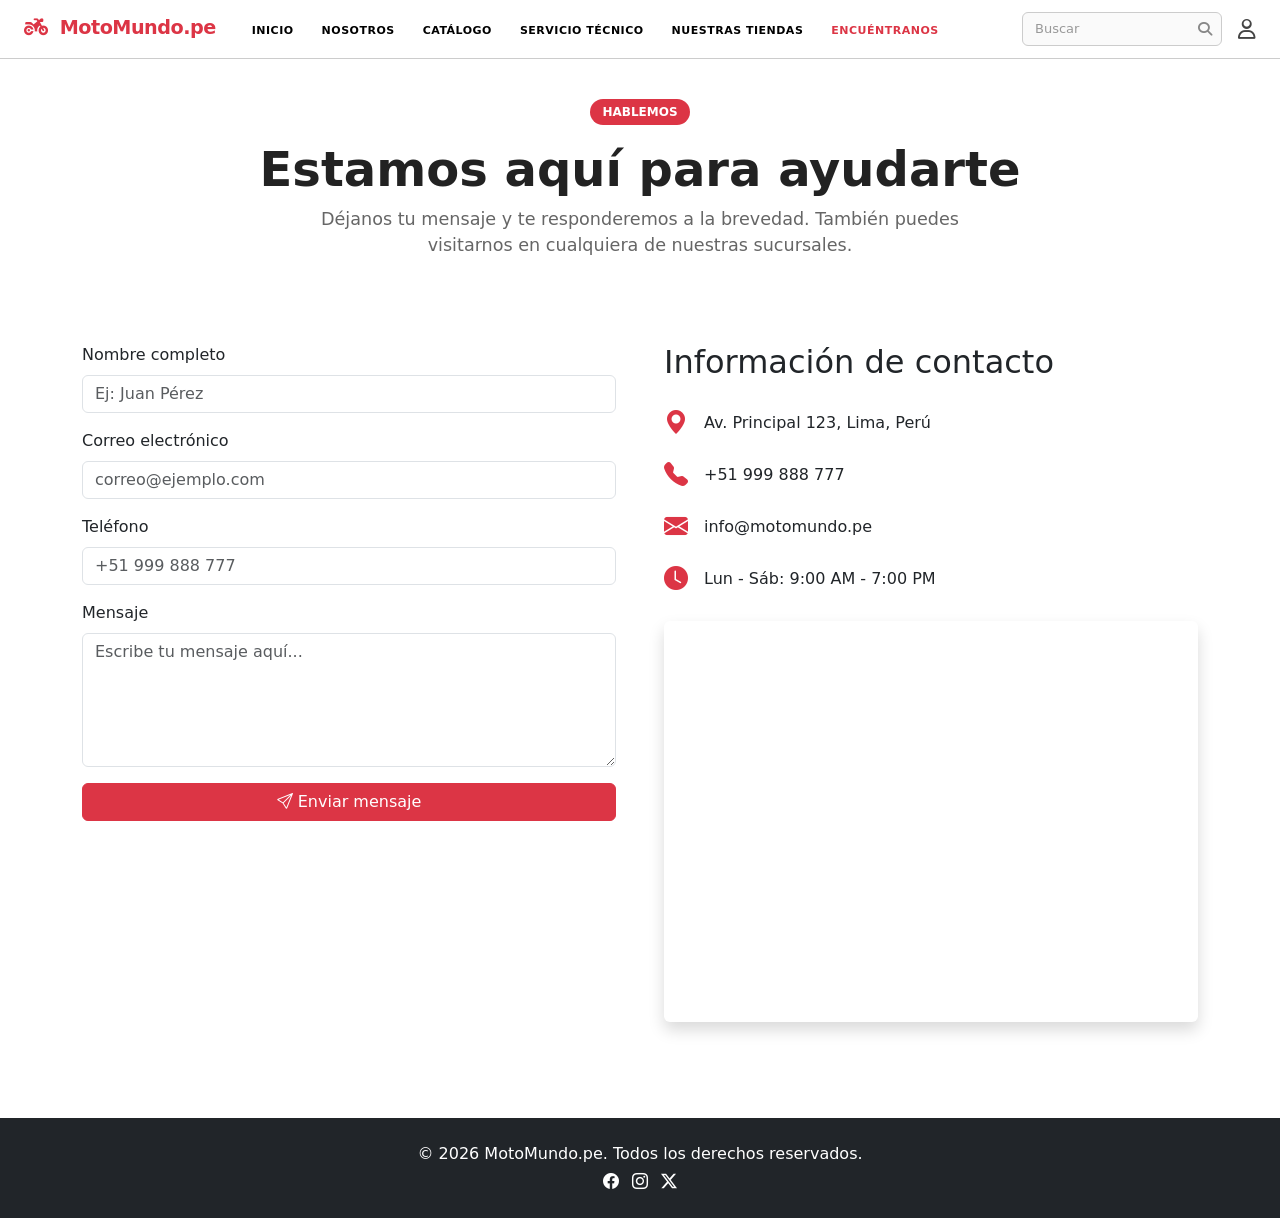
<file: contacto.html>
<!DOCTYPE html>
<html lang="es">
<head>
  <meta charset="UTF-8">
  <meta name="viewport" content="width=device-width, initial-scale=1.0">
  <title>Contacto - MotoMundo.pe</title>
  <link href="https://cdn.jsdelivr.net/npm/bootstrap@5.3.3/dist/css/bootstrap.min.css" rel="stylesheet">
  <link rel="stylesheet" href="https://cdn.jsdelivr.net/npm/bootstrap-icons@1.11.3/font/bootstrap-icons.min.css">
  <link rel="stylesheet" href="https://cdnjs.cloudflare.com/ajax/libs/font-awesome/6.5.1/css/all.min.css">
  <link rel="stylesheet" href="css/styles.css">
  <style>
    .contact-hero {
      background: #fff;
      padding: 40px 0 20px;
      color: #222;
    }

    .contact-hero h1 {
      font-size: clamp(2rem, 4vw, 3rem);
      font-weight: 700;
    }

    .contact-hero .lead {
      color: #666;
      font-size: 1.1rem;
    }

    .badge-contact {
      background: #dc3545;
      color: #fff;
      font-size: 0.75rem;
      font-weight: 700;
      padding: 4px 12px;
      border-radius: 20px;
      text-transform: uppercase;
    }
  </style>
</head>
<body>

  <header>
    <div class="nav-left">
      <button class="menu-toggle" id="menuToggle" aria-label="Abrir menú">
        <i class="fa-solid fa-bars"></i>
      </button>
      <a class="header-brand" href="index.html">
        <i class="fa-solid fa-motorcycle"></i> MotoMundo.pe
      </a>
      <nav class="main-nav" id="mainNav">
        <ul>
          <li><a href="index.html">Inicio</a></li>
          <li><a href="nosotros.html">Nosotros</a></li>
          <li><a href="catalogo.html">Catálogo</a></li>
          <li><a href="servicio.html">Servicio Técnico</a></li>
          <li><a href="tiendas.html">Nuestras Tiendas</a></li>
          <li><a href="contacto.html" class="active">Encuéntranos</a></li>
        </ul>
      </nav>
    </div>
    <div class="nav-right">
      <div class="search-container">
        <input type="text" placeholder="Buscar" id="searchInput">
        <i class="fa-solid fa-magnifying-glass"></i>
      </div>
      <a href="#" class="user-icon" aria-label="Perfil">
        <i class="fa-regular fa-user"></i>
      </a>
    </div>
    <div class="mobile-overlay" id="mobileOverlay"></div>
  </header>

  <section class="contact-hero text-center">
    <div class="container">
      <span class="badge-contact mb-3 d-inline-block">Hablemos</span>
      <h1>Estamos aquí para ayudarte</h1>
      <p class="lead mx-auto" style="max-width: 650px;">Déjanos tu mensaje y te responderemos a la brevedad. También puedes visitarnos en cualquiera de nuestras sucursales.</p>
    </div>
  </section>

  <main class="container py-5">
    <div class="row g-5">
      <div class="col-md-6">
        <form id="form-contacto" novalidate>
          <div class="mb-3">
            <label for="nombre" class="form-label">Nombre completo</label>
            <input type="text" class="form-control" id="nombre" required minlength="3"
              placeholder="Ej: Juan Pérez">
            <div class="invalid-feedback">Ingresa al menos 3 caracteres.</div>
          </div>
          <div class="mb-3">
            <label for="email" class="form-label">Correo electrónico</label>
            <input type="email" class="form-control" id="email" required
              placeholder="correo@ejemplo.com">
            <div class="invalid-feedback">Ingresa un correo válido.</div>
          </div>
          <div class="mb-3">
            <label for="telefono" class="form-label">Teléfono</label>
            <input type="tel" class="form-control" id="telefono"
              placeholder="+51 999 888 777">
          </div>
          <div class="mb-3">
            <label for="mensaje" class="form-label">Mensaje</label>
            <textarea class="form-control" id="mensaje" rows="5" required minlength="10"
              placeholder="Escribe tu mensaje aquí..."></textarea>
            <div class="invalid-feedback">El mensaje debe tener al menos 10 caracteres.</div>
          </div>
          <div id="form-alert" class="alert d-none"></div>
          <button type="submit" class="btn btn-danger w-100" id="btn-enviar">
            <i class="bi bi-send"></i> Enviar mensaje
          </button>
        </form>
      </div>
      <div class="col-md-6">
        <section aria-label="Información de contacto">
          <h2 class="mb-4">Información de contacto</h2>
          <div class="d-flex align-items-center mb-3">
            <i class="bi bi-geo-alt-fill text-danger fs-4 me-3" aria-hidden="true"></i>
            <span>Av. Principal 123, Lima, Perú</span>
          </div>
          <div class="d-flex align-items-center mb-3">
            <i class="bi bi-telephone-fill text-danger fs-4 me-3" aria-hidden="true"></i>
            <span>+51 999 888 777</span>
          </div>
          <div class="d-flex align-items-center mb-3">
            <i class="bi bi-envelope-fill text-danger fs-4 me-3" aria-hidden="true"></i>
            <span>info@motomundo.pe</span>
          </div>
          <div class="d-flex align-items-center mb-4">
            <i class="bi bi-clock-fill text-danger fs-4 me-3" aria-hidden="true"></i>
            <span>Lun - Sáb: 9:00 AM - 7:00 PM</span>
          </div>
          <div class="ratio ratio-4x3 rounded overflow-hidden shadow">
            <iframe
              src="https://www.google.com/maps/embed?pb=!1m18!1m12!1m3!1d3901.123456789!2d-77.0428!3d-12.0464!2m3!1f0!2f0!3f0!3m2!1i1024!2i768!4f13.1!3m3!1m2!1s0x9105c8c3f042b345%3A0x1b0e5b2b8c1e5c7f!2sLima%2C%20Peru!5e0!3m2!1ses!2spe!4v1"
              title="Mapa de ubicación" allowfullscreen loading="lazy"></iframe>
          </div>
        </section>
      </div>
    </div>
  </main>

  <footer class="bg-dark text-white text-center py-4 mt-5">
    <div class="container">
      <p class="mb-1">&copy; 2026 MotoMundo.pe. Todos los derechos reservados.</p>
      <p class="mb-0">
        <a href="#" class="text-white me-2" aria-label="Facebook"><i class="bi bi-facebook"></i></a>
        <a href="#" class="text-white me-2" aria-label="Instagram"><i class="bi bi-instagram"></i></a>
        <a href="#" class="text-white" aria-label="Twitter X"><i class="bi bi-twitter-x"></i></a>
      </p>
    </div>
  </footer>

  <script src="https://cdn.jsdelivr.net/npm/bootstrap@5.3.3/dist/js/bootstrap.bundle.min.js"></script>
  <script>
    const menuToggle = document.getElementById("menuToggle");
    const mainNav = document.getElementById("mainNav");
    const overlay = document.getElementById("mobileOverlay");

    function openMenu() {
      mainNav.classList.add("open");
      overlay.classList.add("show");
      document.body.style.overflow = "hidden";
    }

    function closeMenu() {
      mainNav.classList.remove("open");
      overlay.classList.remove("show");
      document.body.style.overflow = "";
    }

    menuToggle.addEventListener("click", openMenu);
    overlay.addEventListener("click", closeMenu);

    document.querySelectorAll(".main-nav a").forEach(link => {
      link.addEventListener("click", closeMenu);
    });
  </script>
  <script>
    const form = document.getElementById("form-contacto");
    const alertEl = document.getElementById("form-alert");

    form.addEventListener("submit", function (e) {
      e.preventDefault();
      alertEl.classList.add("d-none");

      if (!form.checkValidity()) {
        form.classList.add("was-validated");
        return;
      }

      const nombre = document.getElementById("nombre").value.trim();
      const email = document.getElementById("email").value.trim();
      const telefono = document.getElementById("telefono").value.trim();
      const mensaje = document.getElementById("mensaje").value.trim();

      alertEl.className = "alert alert-success";
      alertEl.innerHTML = `<i class="bi bi-check-circle"></i> ¡Gracias <strong>${nombre}</strong>! Hemos recibido tu mensaje. Te responderemos a <strong>${email}</strong> a la brevedad.`;
      alertEl.classList.remove("d-none");

      form.reset();
      form.classList.remove("was-validated");
    });
  </script>
</body>
</html>
</file>
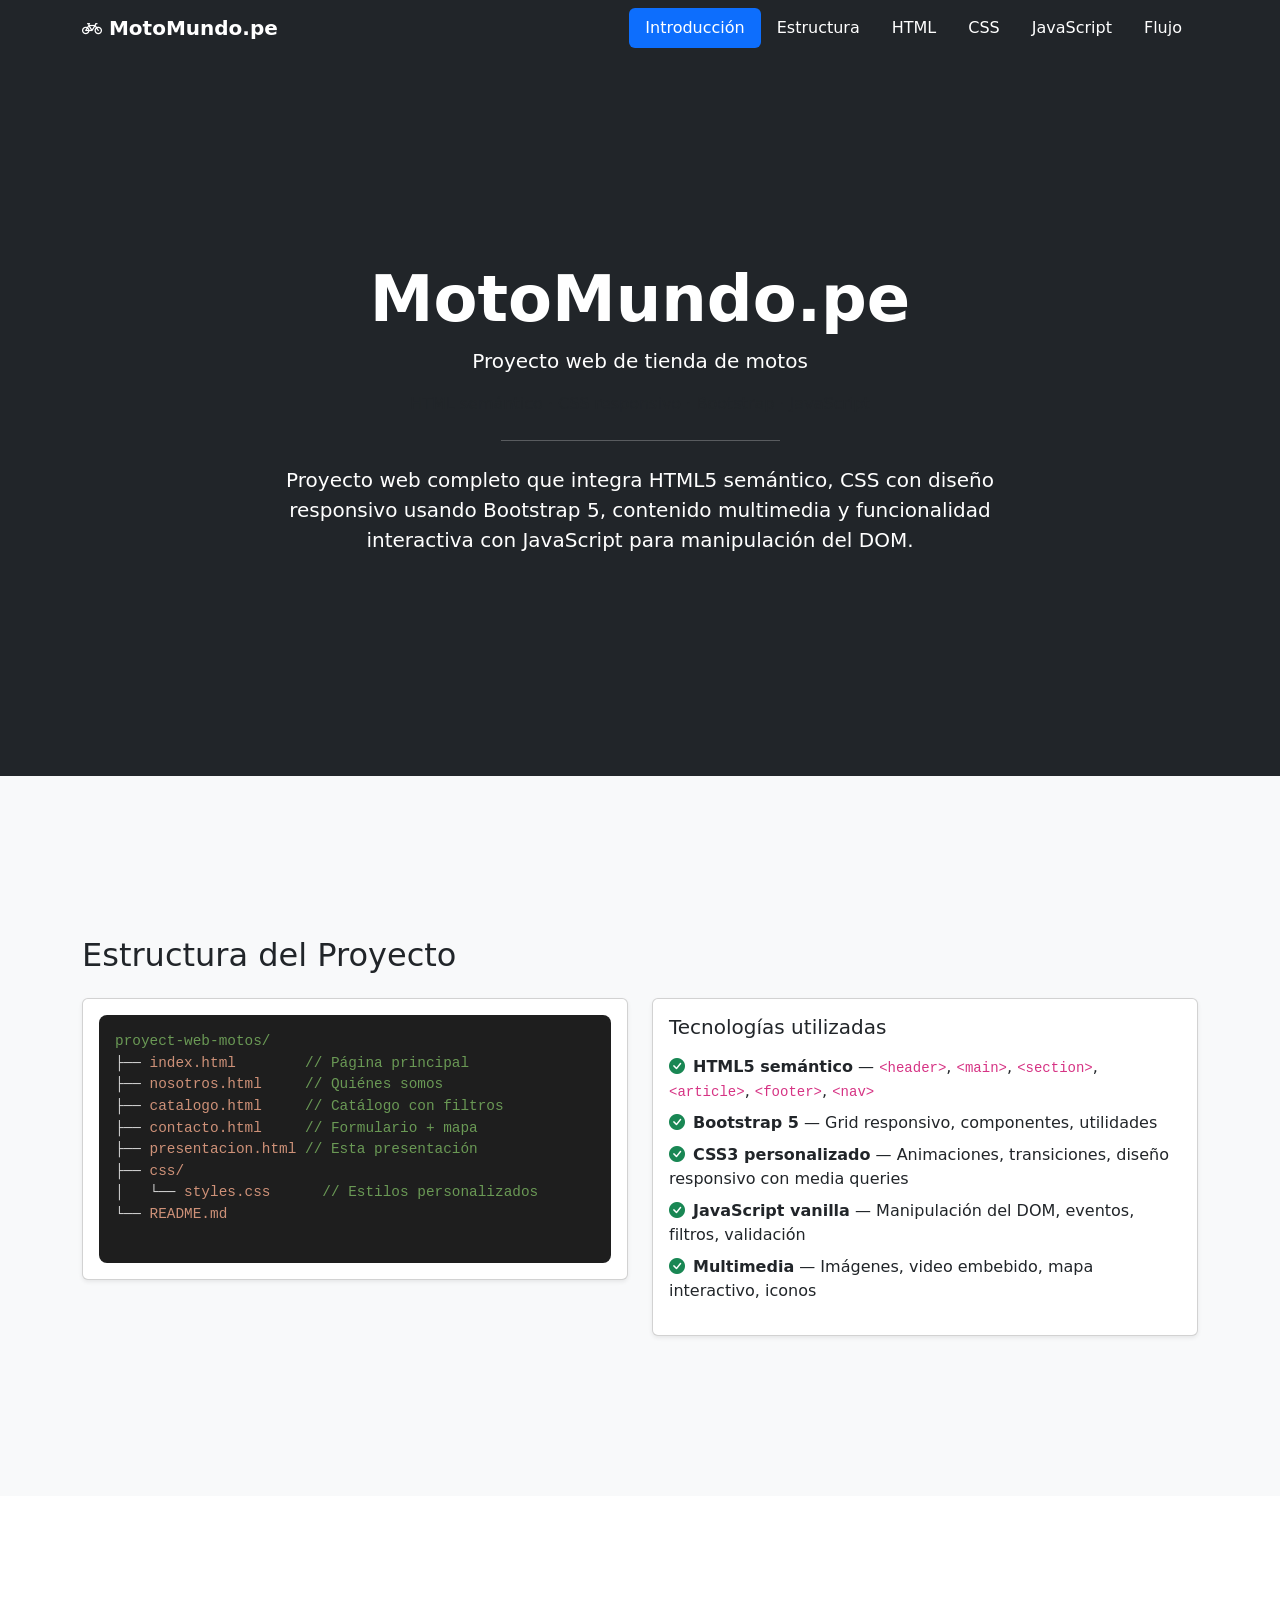
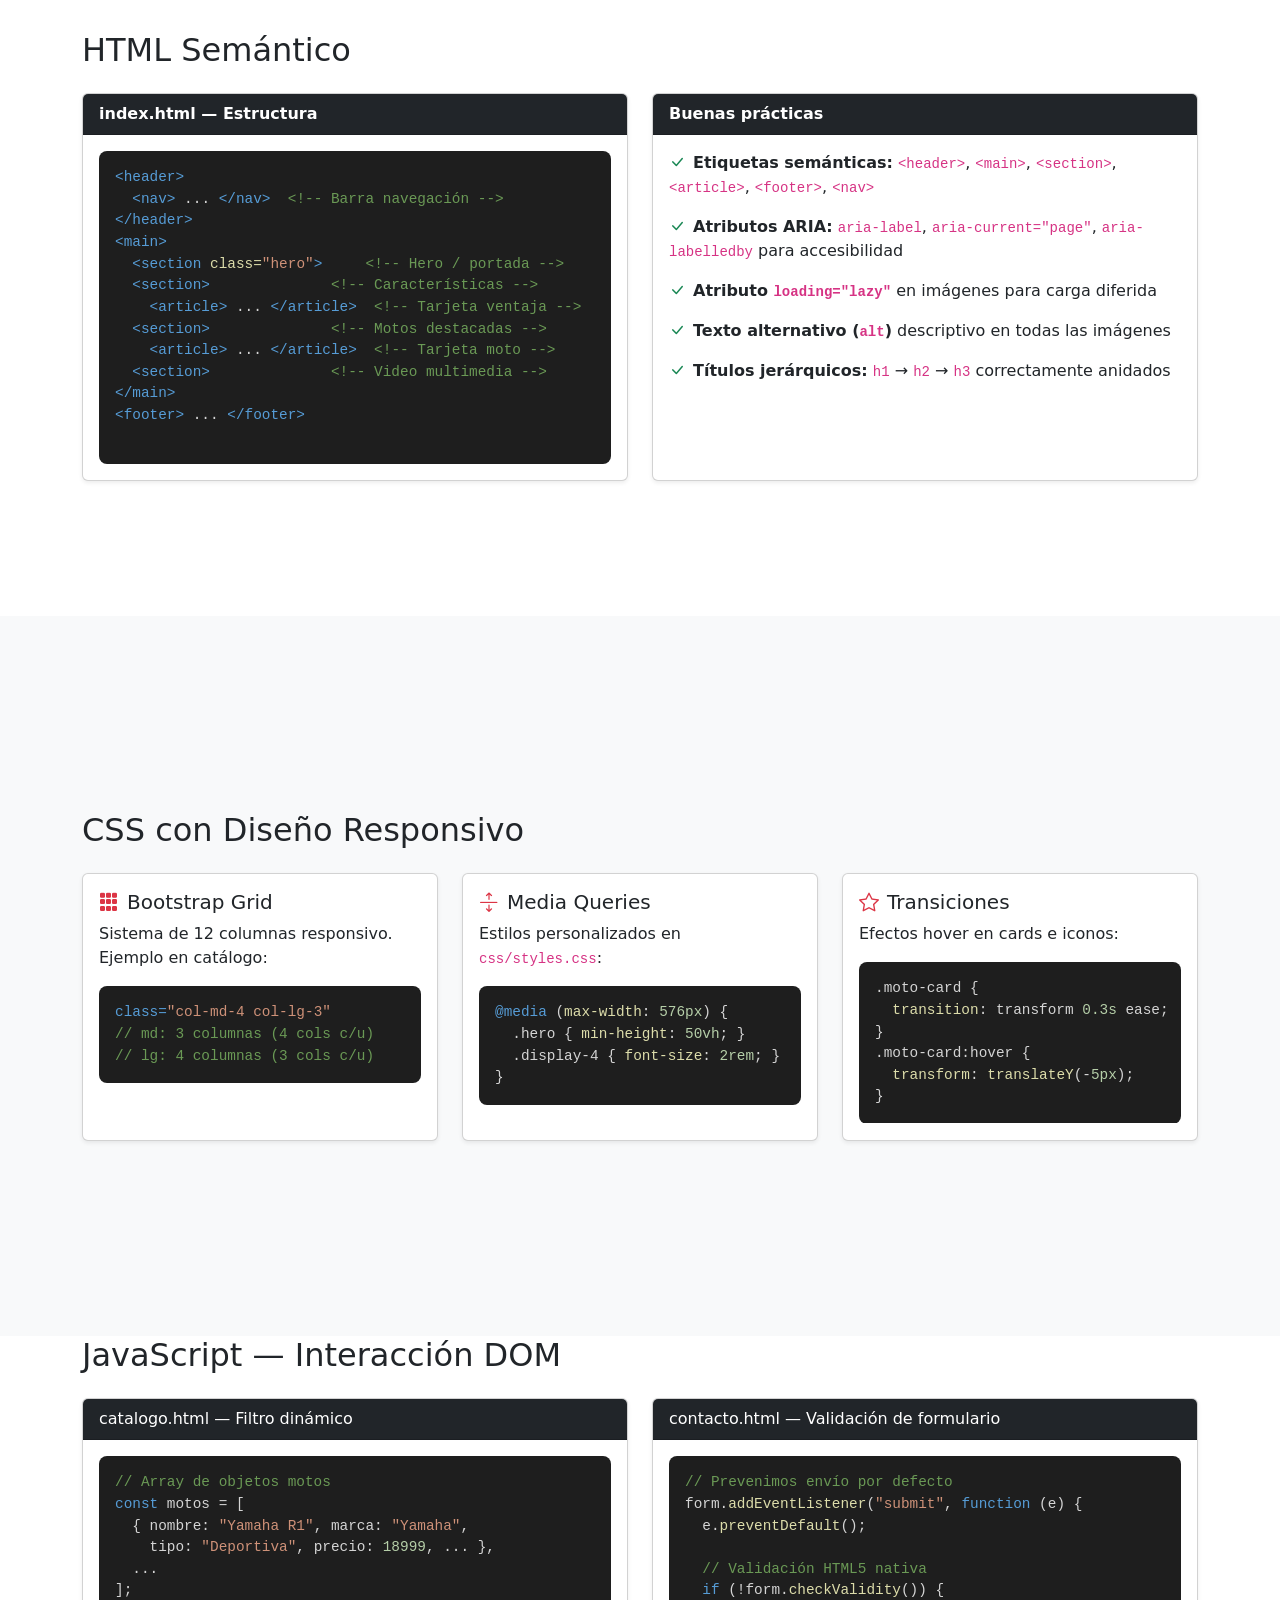
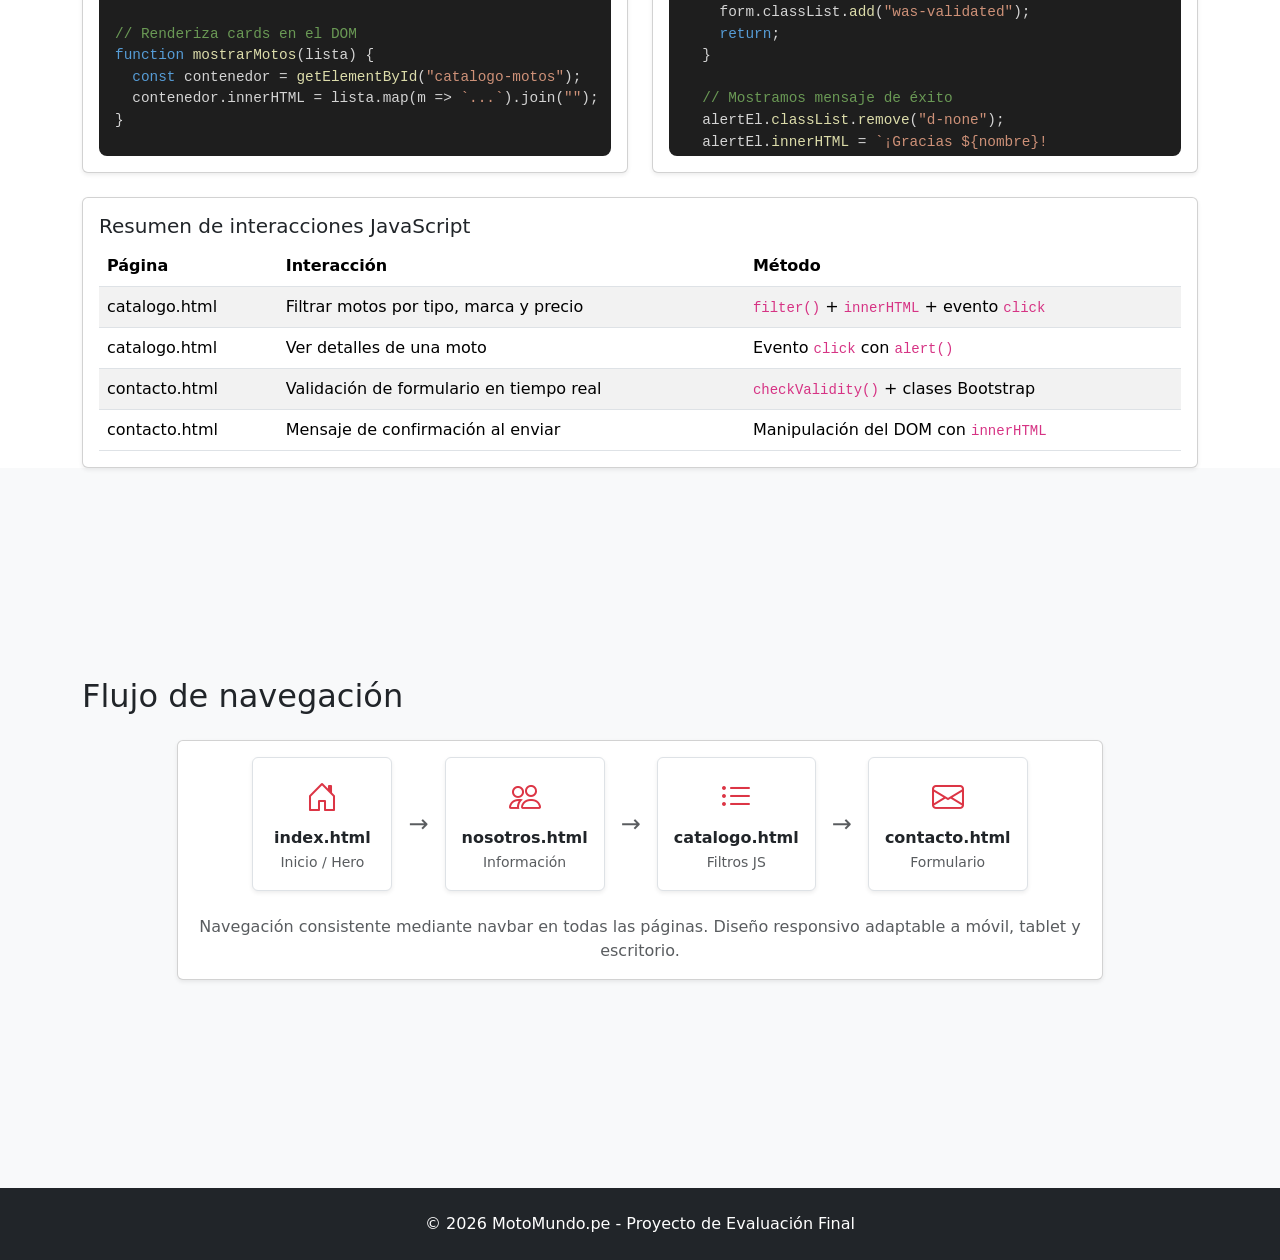
<file: presentacion.html>
<!DOCTYPE html>
<html lang="es">
<head>
  <meta charset="UTF-8">
  <meta name="viewport" content="width=device-width, initial-scale=1.0">
  <title>Presentación - MotoMundo.pe</title>
  <link href="https://cdn.jsdelivr.net/npm/bootstrap@5.3.3/dist/css/bootstrap.min.css" rel="stylesheet">
  <link rel="stylesheet" href="https://cdn.jsdelivr.net/npm/bootstrap-icons@1.11.3/font/bootstrap-icons.min.css">
  <link rel="stylesheet" href="css/styles.css">
  <style>
    .slide {
      min-height: 80vh;
      display: flex;
      align-items: center;
    }
    .code-block {
      background: #1e1e1e;
      color: #d4d4d4;
      border-radius: 8px;
      padding: 1rem;
      overflow-x: auto;
      font-size: 0.9rem;
    }
    .code-block .kw { color: #569cd6; }
    .code-block .str { color: #ce9178; }
    .code-block .cm { color: #6a9955; }
    .code-block .fn { color: #dcdcaa; }
    .code-block .num { color: #b5cea8; }
  </style>
</head>
<body data-bs-spy="scroll" data-bs-target="#nav-presentacion">

  <nav id="nav-presentacion" class="navbar navbar-dark bg-dark sticky-top">
    <div class="container">
      <a class="navbar-brand fw-bold" href="index.html">
        <i class="bi bi-bicycle"></i> MotoMundo.pe
      </a>
      <ul class="nav nav-pills">
        <li class="nav-item"><a class="nav-link text-white" href="#intro">Introducción</a></li>
        <li class="nav-item"><a class="nav-link text-white" href="#estructura">Estructura</a></li>
        <li class="nav-item"><a class="nav-link text-white" href="#html">HTML</a></li>
        <li class="nav-item"><a class="nav-link text-white" href="#css">CSS</a></li>
        <li class="nav-item"><a class="nav-link text-white" href="#js">JavaScript</a></li>
        <li class="nav-item"><a class="nav-link text-white" href="#flujo">Flujo</a></li>
      </ul>
    </div>
  </nav>

  <main>
    <section id="intro" class="slide bg-dark text-white">
      <div class="container text-center">
        <h1 class="display-3 fw-bold">MotoMundo.pe</h1>
        <p class="lead">Proyecto web de tienda de motos</p>
        <p class="text-muted">HTML semántico · CSS responsivo · Bootstrap · JavaScript</p>
        <hr class="w-25 mx-auto my-4">
        <div class="row justify-content-center">
          <div class="col-lg-8">
            <p class="fs-5">Proyecto web completo que integra HTML5 semántico, CSS con diseño responsivo usando Bootstrap 5, contenido multimedia y funcionalidad interactiva con JavaScript para manipulación del DOM.</p>
          </div>
        </div>
      </div>
    </section>

    <section id="estructura" class="slide bg-light">
      <div class="container">
        <h2 class="mb-4">Estructura del Proyecto</h2>
        <div class="row g-4">
          <div class="col-md-6">
            <div class="card shadow-sm">
              <div class="card-body">
                <pre class="code-block mb-0">
<span class="cm">proyect-web-motos/</span>
├── <span class="str">index.html</span>        <span class="cm">// Página principal</span>
├── <span class="str">nosotros.html</span>     <span class="cm">// Quiénes somos</span>
├── <span class="str">catalogo.html</span>     <span class="cm">// Catálogo con filtros</span>
├── <span class="str">contacto.html</span>     <span class="cm">// Formulario + mapa</span>
├── <span class="str">presentacion.html</span> <span class="cm">// Esta presentación</span>
├── <span class="str">css/</span>
│   └── <span class="str">styles.css</span>      <span class="cm">// Estilos personalizados</span>
└── <span class="str">README.md</span>
                </pre>
              </div>
            </div>
          </div>
          <div class="col-md-6">
            <div class="card shadow-sm h-100">
              <div class="card-body">
                <h5 class="card-title">Tecnologías utilizadas</h5>
                <ul class="list-unstyled mt-3">
                  <li class="mb-2"><i class="bi bi-check-circle-fill text-success me-2"></i><strong>HTML5 semántico</strong> — <code>&lt;header&gt;</code>, <code>&lt;main&gt;</code>, <code>&lt;section&gt;</code>, <code>&lt;article&gt;</code>, <code>&lt;footer&gt;</code>, <code>&lt;nav&gt;</code></li>
                  <li class="mb-2"><i class="bi bi-check-circle-fill text-success me-2"></i><strong>Bootstrap 5</strong> — Grid responsivo, componentes, utilidades</li>
                  <li class="mb-2"><i class="bi bi-check-circle-fill text-success me-2"></i><strong>CSS3 personalizado</strong> — Animaciones, transiciones, diseño responsivo con media queries</li>
                  <li class="mb-2"><i class="bi bi-check-circle-fill text-success me-2"></i><strong>JavaScript vanilla</strong> — Manipulación del DOM, eventos, filtros, validación</li>
                  <li class="mb-2"><i class="bi bi-check-circle-fill text-success me-2"></i><strong>Multimedia</strong> — Imágenes, video embebido, mapa interactivo, iconos</li>
                </ul>
              </div>
            </div>
          </div>
        </div>
      </div>
    </section>

    <section id="html" class="slide">
      <div class="container">
        <h2 class="mb-4">HTML Semántico</h2>
        <div class="row g-4">
          <div class="col-md-6">
            <div class="card shadow-sm h-100">
              <div class="card-header bg-dark text-white fw-bold">index.html — Estructura</div>
              <div class="card-body">
                <pre class="code-block mb-0">
<span class="kw">&lt;header&gt;</span>
  <span class="kw">&lt;nav&gt;</span> ... <span class="kw">&lt;/nav&gt;</span>  <span class="cm">&lt;!-- Barra navegación --&gt;</span>
<span class="kw">&lt;/header&gt;</span>
<span class="kw">&lt;main&gt;</span>
  <span class="kw">&lt;section</span> <span class="fn">class=</span><span class="str">"hero"</span><span class="kw">&gt;</span>     <span class="cm">&lt;!-- Hero / portada --&gt;</span>
  <span class="kw">&lt;section&gt;</span>              <span class="cm">&lt;!-- Características --&gt;</span>
    <span class="kw">&lt;article&gt;</span> ... <span class="kw">&lt;/article&gt;</span>  <span class="cm">&lt;!-- Tarjeta ventaja --&gt;</span>
  <span class="kw">&lt;section&gt;</span>              <span class="cm">&lt;!-- Motos destacadas --&gt;</span>
    <span class="kw">&lt;article&gt;</span> ... <span class="kw">&lt;/article&gt;</span>  <span class="cm">&lt;!-- Tarjeta moto --&gt;</span>
  <span class="kw">&lt;section&gt;</span>              <span class="cm">&lt;!-- Video multimedia --&gt;</span>
<span class="kw">&lt;/main&gt;</span>
<span class="kw">&lt;footer&gt;</span> ... <span class="kw">&lt;/footer&gt;</span>
                </pre>
              </div>
            </div>
          </div>
          <div class="col-md-6">
            <div class="card shadow-sm h-100">
              <div class="card-header bg-dark text-white fw-bold">Buenas prácticas</div>
              <div class="card-body">
                <ul class="list-unstyled">
                  <li class="mb-3"><i class="bi bi-check-lg text-success me-2"></i><strong>Etiquetas semánticas:</strong> <code>&lt;header&gt;</code>, <code>&lt;main&gt;</code>, <code>&lt;section&gt;</code>, <code>&lt;article&gt;</code>, <code>&lt;footer&gt;</code>, <code>&lt;nav&gt;</code></li>
                  <li class="mb-3"><i class="bi bi-check-lg text-success me-2"></i><strong>Atributos ARIA:</strong> <code>aria-label</code>, <code>aria-current="page"</code>, <code>aria-labelledby</code> para accesibilidad</li>
                  <li class="mb-3"><i class="bi bi-check-lg text-success me-2"></i><strong>Atributo <code>loading="lazy"</code></strong> en imágenes para carga diferida</li>
                  <li class="mb-3"><i class="bi bi-check-lg text-success me-2"></i><strong>Texto alternativo (<code>alt</code>)</strong> descriptivo en todas las imágenes</li>
                  <li class="mb-3"><i class="bi bi-check-lg text-success me-2"></i><strong>Títulos jerárquicos:</strong> <code>h1</code> → <code>h2</code> → <code>h3</code> correctamente anidados</li>
                </ul>
              </div>
            </div>
          </div>
        </div>
      </div>
    </section>

    <section id="css" class="slide bg-light">
      <div class="container">
        <h2 class="mb-4">CSS con Diseño Responsivo</h2>
        <div class="row g-4">
          <div class="col-md-4">
            <div class="card shadow-sm h-100">
              <div class="card-body">
                <h5 class="card-title"><i class="bi bi-grid-3x3-gap-fill text-danger me-2"></i>Bootstrap Grid</h5>
                <p>Sistema de 12 columnas responsivo. Ejemplo en catálogo:</p>
                <pre class="code-block mb-0"><span class="kw">class=</span><span class="str">"col-md-4 col-lg-3"</span>
<span class="cm">// md: 3 columnas (4 cols c/u)</span>
<span class="cm">// lg: 4 columnas (3 cols c/u)</span></pre>
              </div>
            </div>
          </div>
          <div class="col-md-4">
            <div class="card shadow-sm h-100">
              <div class="card-body">
                <h5 class="card-title"><i class="bi bi-arrows-expand text-danger me-2"></i>Media Queries</h5>
                <p>Estilos personalizados en <code>css/styles.css</code>:</p>
                <pre class="code-block mb-0"><span class="kw">@media</span> (<span class="fn">max-width</span>: <span class="num">576px</span>) {
  .hero { <span class="fn">min-height</span>: <span class="num">50vh</span>; }
  .display-4 { <span class="fn">font-size</span>: <span class="num">2rem</span>; }
}</pre>
              </div>
            </div>
          </div>
          <div class="col-md-4">
            <div class="card shadow-sm h-100">
              <div class="card-body">
                <h5 class="card-title"><i class="bi bi-star text-danger me-2"></i>Transiciones</h5>
                <p>Efectos hover en cards e iconos:</p>
                <pre class="code-block mb-0">.moto-card {
  <span class="fn">transition</span>: transform <span class="num">0.3s</span> ease;
}
.moto-card:hover {
  <span class="fn">transform</span>: <span class="fn">translateY</span>(-<span class="num">5px</span>);
}</pre>
              </div>
            </div>
          </div>
        </div>
      </div>
    </section>

    <section id="js" class="slide">
      <div class="container">
        <h2 class="mb-4">JavaScript — Interacción DOM</h2>
        <div class="row g-4">
          <div class="col-md-6">
            <div class="card shadow-sm h-100">
              <div class="card-header bg-dark text-white">catalogo.html — Filtro dinámico</div>
              <div class="card-body">
                <pre class="code-block mb-0" style="max-height: 300px;">
<span class="cm">// Array de objetos motos</span>
<span class="kw">const</span> motos = [
  { nombre: <span class="str">"Yamaha R1"</span>, marca: <span class="str">"Yamaha"</span>,
    tipo: <span class="str">"Deportiva"</span>, precio: <span class="num">18999</span>, ... },
  ...
];

<span class="cm">// Renderiza cards en el DOM</span>
<span class="kw">function</span> <span class="fn">mostrarMotos</span>(lista) {
  <span class="kw">const</span> contenedor = <span class="fn">getElementById</span>(<span class="str">"catalogo-motos"</span>);
  contenedor.innerHTML = lista.map(m => <span class="str">`...`</span>).join(<span class="str">""</span>);
}

<span class="cm">// Filtra según selects y actualiza DOM</span>
<span class="kw">function</span> <span class="fn">filtrarMotos</span>() {
  <span class="kw">const</span> tipo = <span class="fn">getElementById</span>(<span class="str">"filtro-tipo"</span>).value;
  <span class="kw">const</span> filtradas = motos.filter(m => {
    <span class="kw">if</span> (tipo !== <span class="str">"todos"</span> && m.tipo !== tipo)
      <span class="kw">return</span> <span class="kw">false</span>;
    <span class="kw">return</span> <span class="kw">true</span>;
  });
  <span class="fn">mostrarMotos</span>(filtradas);
}

<span class="cm">// Evento click en botón filtrar</span>
<span class="fn">addEventListener</span>(<span class="str">"click"</span>, filtrarMotos);</pre>
              </div>
            </div>
          </div>
          <div class="col-md-6">
            <div class="card shadow-sm h-100">
              <div class="card-header bg-dark text-white">contacto.html — Validación de formulario</div>
              <div class="card-body">
                <pre class="code-block mb-0" style="max-height: 300px;">
<span class="cm">// Prevenimos envío por defecto</span>
form.<span class="fn">addEventListener</span>(<span class="str">"submit"</span>, <span class="kw">function</span> (e) {
  e.<span class="fn">preventDefault</span>();

  <span class="cm">// Validación HTML5 nativa</span>
  <span class="kw">if</span> (!form.<span class="fn">checkValidity</span>()) {
    form.classList.<span class="fn">add</span>(<span class="str">"was-validated"</span>);
    <span class="kw">return</span>;
  }

  <span class="cm">// Mostramos mensaje de éxito</span>
  alertEl.<span class="fn">classList</span>.<span class="fn">remove</span>(<span class="str">"d-none"</span>);
  alertEl.<span class="fn">innerHTML</span> = <span class="str">`¡Gracias ${nombre}!
    Mensaje recibido.`</span>;

  form.<span class="fn">reset</span>();
  form.classList.<span class="fn">remove</span>(<span class="str">"was-validated"</span>);
});</pre>
              </div>
            </div>
          </div>
        </div>
        <div class="row mt-4">
          <div class="col-12">
            <div class="card shadow-sm">
              <div class="card-body">
                <h5 class="card-title">Resumen de interacciones JavaScript</h5>
                <div class="table-responsive">
                  <table class="table table-striped mb-0">
                    <thead>
                      <tr>
                        <th>Página</th>
                        <th>Interacción</th>
                        <th>Método</th>
                      </tr>
                    </thead>
                    <tbody>
                      <tr>
                        <td>catalogo.html</td>
                        <td>Filtrar motos por tipo, marca y precio</td>
                        <td><code>filter()</code> + <code>innerHTML</code> + evento <code>click</code></td>
                      </tr>
                      <tr>
                        <td>catalogo.html</td>
                        <td>Ver detalles de una moto</td>
                        <td>Evento <code>click</code> con <code>alert()</code></td>
                      </tr>
                      <tr>
                        <td>contacto.html</td>
                        <td>Validación de formulario en tiempo real</td>
                        <td><code>checkValidity()</code> + clases Bootstrap</td>
                      </tr>
                      <tr>
                        <td>contacto.html</td>
                        <td>Mensaje de confirmación al enviar</td>
                        <td>Manipulación del DOM con <code>innerHTML</code></td>
                      </tr>
                    </tbody>
                  </table>
                </div>
              </div>
            </div>
          </div>
        </div>
      </div>
    </section>

    <section id="flujo" class="slide bg-light">
      <div class="container">
        <h2 class="mb-4">Flujo de navegación</h2>
        <div class="row justify-content-center">
          <div class="col-lg-10">
            <div class="card shadow-sm">
              <div class="card-body text-center">
                <div class="d-flex flex-wrap justify-content-center gap-3 mb-4">
                  <div class="border rounded p-3 bg-white shadow-sm" style="min-width: 140px;">
                    <i class="bi bi-house-door fs-2 text-danger"></i>
                    <p class="mb-0 fw-bold mt-1">index.html</p>
                    <small class="text-muted">Inicio / Hero</small>
                  </div>
                  <div class="d-flex align-items-center fs-4 text-muted">→</div>
                  <div class="border rounded p-3 bg-white shadow-sm" style="min-width: 140px;">
                    <i class="bi bi-people fs-2 text-danger"></i>
                    <p class="mb-0 fw-bold mt-1">nosotros.html</p>
                    <small class="text-muted">Información</small>
                  </div>
                  <div class="d-flex align-items-center fs-4 text-muted">→</div>
                  <div class="border rounded p-3 bg-white shadow-sm" style="min-width: 140px;">
                    <i class="bi bi-list-ul fs-2 text-danger"></i>
                    <p class="mb-0 fw-bold mt-1">catalogo.html</p>
                    <small class="text-muted">Filtros JS</small>
                  </div>
                  <div class="d-flex align-items-center fs-4 text-muted">→</div>
                  <div class="border rounded p-3 bg-white shadow-sm" style="min-width: 140px;">
                    <i class="bi bi-envelope fs-2 text-danger"></i>
                    <p class="mb-0 fw-bold mt-1">contacto.html</p>
                    <small class="text-muted">Formulario</small>
                  </div>
                </div>
                <p class="text-muted mb-0">Navegación consistente mediante navbar en todas las páginas. Diseño responsivo adaptable a móvil, tablet y escritorio.</p>
              </div>
            </div>
          </div>
        </div>
      </div>
    </section>
  </main>

  <footer class="bg-dark text-white text-center py-4">
    <div class="container">
      <p class="mb-0">&copy; 2026 MotoMundo.pe - Proyecto de Evaluación Final</p>
    </div>
  </footer>

  <script src="https://cdn.jsdelivr.net/npm/bootstrap@5.3.3/dist/js/bootstrap.bundle.min.js"></script>
</body>
</html>
</file>
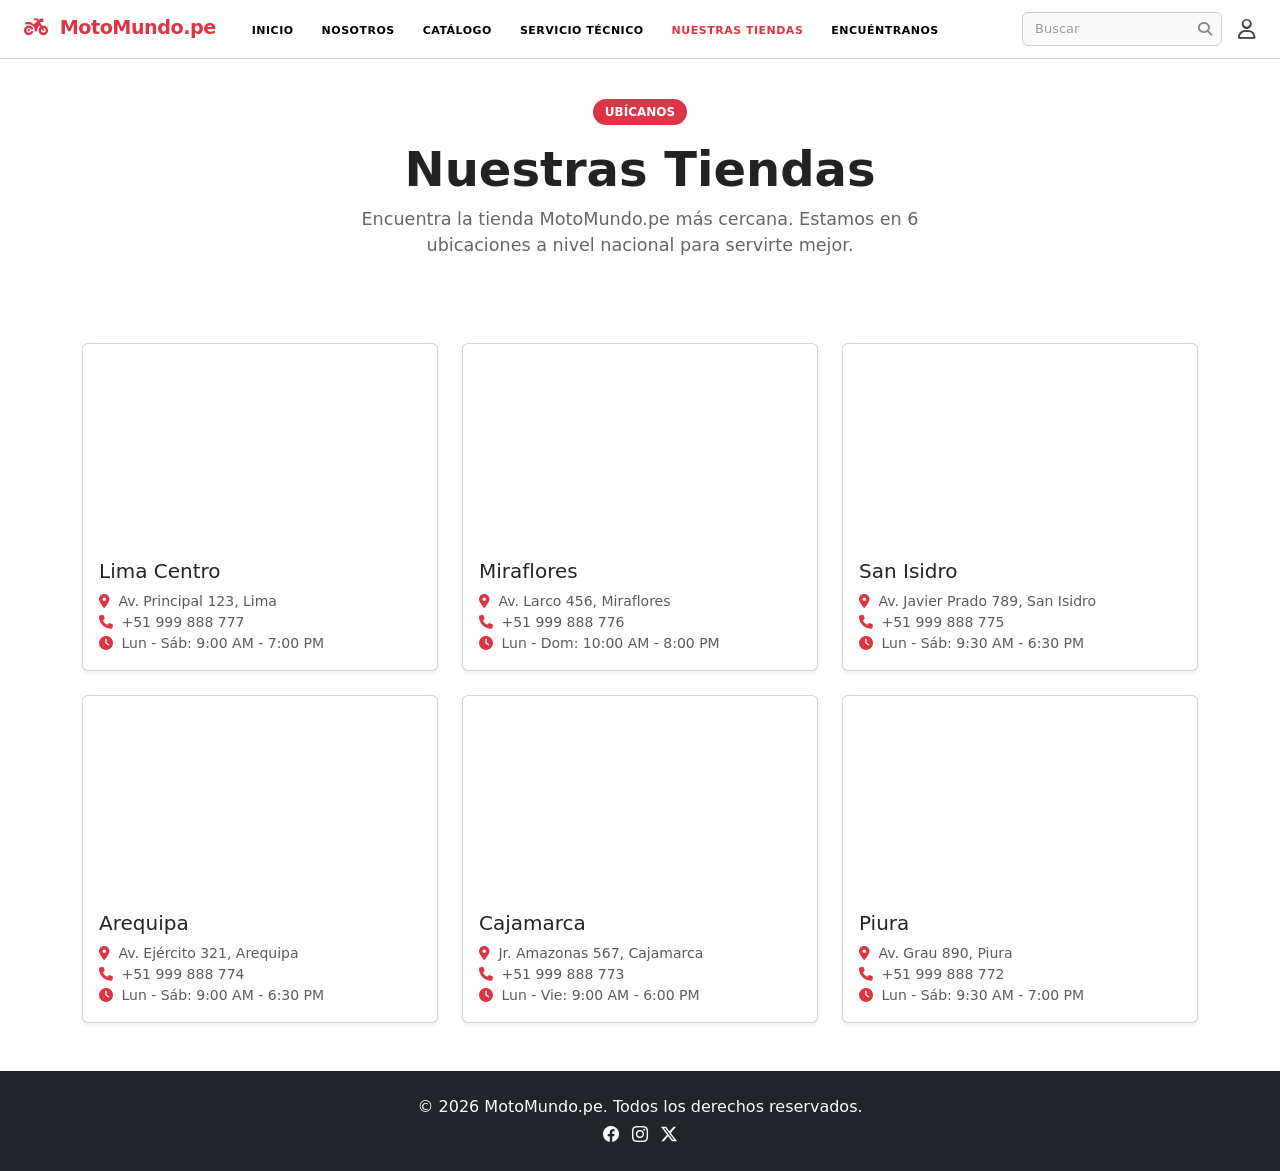
<file: tiendas.html>
<!DOCTYPE html>
<html lang="es">
<head>
  <meta charset="UTF-8">
  <meta name="viewport" content="width=device-width, initial-scale=1.0">
  <title>Nuestras Tiendas - MotoMundo.pe</title>
  <link href="https://cdn.jsdelivr.net/npm/bootstrap@5.3.3/dist/css/bootstrap.min.css" rel="stylesheet">
  <link rel="stylesheet" href="https://cdn.jsdelivr.net/npm/bootstrap-icons@1.11.3/font/bootstrap-icons.min.css">
  <link rel="stylesheet" href="https://cdnjs.cloudflare.com/ajax/libs/font-awesome/6.5.1/css/all.min.css">
  <link rel="stylesheet" href="css/styles.css">
  <style>
    .stores-hero {
      background: #fff;
      padding: 40px 0 20px;
      color: #222;
    }

    .stores-hero h1 {
      font-size: clamp(2rem, 4vw, 3rem);
      font-weight: 700;
    }

    .stores-hero .lead {
      color: #666;
      font-size: 1.1rem;
    }

    .badge-stores {
      background: #dc3545;
      color: #fff;
      font-size: 0.75rem;
      font-weight: 700;
      padding: 4px 12px;
      border-radius: 20px;
      text-transform: uppercase;
    }
  </style>
</head>
<body>

  <header>
    <div class="nav-left">
      <button class="menu-toggle" id="menuToggle" aria-label="Abrir menú">
        <i class="fa-solid fa-bars"></i>
      </button>
      <a class="header-brand" href="index.html">
        <i class="fa-solid fa-motorcycle"></i> MotoMundo.pe
      </a>
      <nav class="main-nav" id="mainNav">
        <ul>
          <li><a href="index.html">Inicio</a></li>
          <li><a href="nosotros.html">Nosotros</a></li>
          <li><a href="catalogo.html">Catálogo</a></li>
          <li><a href="servicio.html">Servicio Técnico</a></li>
          <li><a href="tiendas.html" class="active">Nuestras Tiendas</a></li>
          <li><a href="contacto.html">Encuéntranos</a></li>
        </ul>
      </nav>
    </div>
    <div class="nav-right">
      <div class="search-container">
        <input type="text" placeholder="Buscar" id="searchInput">
        <i class="fa-solid fa-magnifying-glass"></i>
      </div>
      <a href="#" class="user-icon" aria-label="Perfil">
        <i class="fa-regular fa-user"></i>
      </a>
    </div>
    <div class="mobile-overlay" id="mobileOverlay"></div>
  </header>

  <section class="stores-hero text-center">
    <div class="container">
      <span class="badge-stores mb-3 d-inline-block">Ubícanos</span>
      <h1>Nuestras Tiendas</h1>
      <p class="lead mx-auto" style="max-width: 650px;">Encuentra la tienda MotoMundo.pe más cercana. Estamos en 6 ubicaciones a nivel nacional para servirte mejor.</p>
    </div>
  </section>

  <main class="container my-5">
    <section>
      <div class="row g-4">
        <div class="col-md-6 col-lg-4">
          <article class="card shadow-sm h-100">
            <div class="ratio ratio-16x9">
              <iframe src="https://www.google.com/maps/embed?pb=!1m18!1m12!1m3!1d3901.123456789!2d-77.0428!3d-12.0464!2m3!1f0!2f0!3f0!3m2!1i1024!2i768!4f13.1!3m3!1m2!1s0x9105c8c3f042b345%3A0x1b0e5b2b8c1e5c7f!2sLima%2C%20Peru!5e0!3m2!1ses!2spe!4v1"
                title="Mapa tienda Lima" allowfullscreen loading="lazy"></iframe>
            </div>
            <div class="card-body">
              <h2 class="h5 card-title">Lima Centro</h2>
              <p class="card-text text-muted small">
                <i class="fa-solid fa-location-dot text-danger me-1"></i> Av. Principal 123, Lima<br>
                <i class="fa-solid fa-phone text-danger me-1"></i> +51 999 888 777<br>
                <i class="fa-solid fa-clock text-danger me-1"></i> Lun - Sáb: 9:00 AM - 7:00 PM
              </p>
            </div>
          </article>
        </div>
        <div class="col-md-6 col-lg-4">
          <article class="card shadow-sm h-100">
            <div class="ratio ratio-16x9">
              <iframe src="https://www.google.com/maps/embed?pb=!1m18!1m12!1m3!1d3901.123456789!2d-77.0428!3d-12.0464!2m3!1f0!2f0!3f0!3m2!1i1024!2i768!4f13.1!3m3!1m2!1s0x9105c8c3f042b345%3A0x1b0e5b2b8c1e5c7f!2sLima%2C%20Peru!5e0!3m2!1ses!2spe!4v1"
                title="Mapa tienda Miraflores" allowfullscreen loading="lazy"></iframe>
            </div>
            <div class="card-body">
              <h2 class="h5 card-title">Miraflores</h2>
              <p class="card-text text-muted small">
                <i class="fa-solid fa-location-dot text-danger me-1"></i> Av. Larco 456, Miraflores<br>
                <i class="fa-solid fa-phone text-danger me-1"></i> +51 999 888 776<br>
                <i class="fa-solid fa-clock text-danger me-1"></i> Lun - Dom: 10:00 AM - 8:00 PM
              </p>
            </div>
          </article>
        </div>
        <div class="col-md-6 col-lg-4">
          <article class="card shadow-sm h-100">
            <div class="ratio ratio-16x9">
              <iframe src="https://www.google.com/maps/embed?pb=!1m18!1m12!1m3!1d3901.123456789!2d-77.0428!3d-12.0464!2m3!1f0!2f0!3f0!3m2!1i1024!2i768!4f13.1!3m3!1m2!1s0x9105c8c3f042b345%3A0x1b0e5b2b8c1e5c7f!2sLima%2C%20Peru!5e0!3m2!1ses!2spe!4v1"
                title="Mapa tienda San Isidro" allowfullscreen loading="lazy"></iframe>
            </div>
            <div class="card-body">
              <h2 class="h5 card-title">San Isidro</h2>
              <p class="card-text text-muted small">
                <i class="fa-solid fa-location-dot text-danger me-1"></i> Av. Javier Prado 789, San Isidro<br>
                <i class="fa-solid fa-phone text-danger me-1"></i> +51 999 888 775<br>
                <i class="fa-solid fa-clock text-danger me-1"></i> Lun - Sáb: 9:30 AM - 6:30 PM
              </p>
            </div>
          </article>
        </div>
        <div class="col-md-6 col-lg-4">
          <article class="card shadow-sm h-100">
            <div class="ratio ratio-16x9">
              <iframe src="https://www.google.com/maps/embed?pb=!1m18!1m12!1m3!1d3969.5257!2d-71.5375!3d-16.3989!2m3!1f0!2f0!3f0!3m2!1i1024!2i768!4f13.1!3m3!1m2!1s0x91424a4c8b0c0b2b%3A0x9c5e5b5f5e5d5c5b!2sArequipa%2C%20Peru!5e0!3m2!1ses!2spe!4v1"
                title="Mapa tienda Arequipa" allowfullscreen loading="lazy"></iframe>
            </div>
            <div class="card-body">
              <h2 class="h5 card-title">Arequipa</h2>
              <p class="card-text text-muted small">
                <i class="fa-solid fa-location-dot text-danger me-1"></i> Av. Ejército 321, Arequipa<br>
                <i class="fa-solid fa-phone text-danger me-1"></i> +51 999 888 774<br>
                <i class="fa-solid fa-clock text-danger me-1"></i> Lun - Sáb: 9:00 AM - 6:30 PM
              </p>
            </div>
          </article>
        </div>
        <div class="col-md-6 col-lg-4">
          <article class="card shadow-sm h-100">
            <div class="ratio ratio-16x9">
              <iframe src="https://www.google.com/maps/embed?pb=!1m18!1m12!1m3!1d3969.9876!2d-79.0282!3d-6.7714!2m3!1f0!2f0!3f0!3m2!1i1024!2i768!4f13.1!3m3!1m2!1s0x91b5a2b8c3d4e5f6%3A0x7a6b5c4d3e2f1a0b!2sCajamarca%2C%20Peru!5e0!3m2!1ses!2spe!4v1"
                title="Mapa tienda Cajamarca" allowfullscreen loading="lazy"></iframe>
            </div>
            <div class="card-body">
              <h2 class="h5 card-title">Cajamarca</h2>
              <p class="card-text text-muted small">
                <i class="fa-solid fa-location-dot text-danger me-1"></i> Jr. Amazonas 567, Cajamarca<br>
                <i class="fa-solid fa-phone text-danger me-1"></i> +51 999 888 773<br>
                <i class="fa-solid fa-clock text-danger me-1"></i> Lun - Vie: 9:00 AM - 6:00 PM
              </p>
            </div>
          </article>
        </div>
        <div class="col-md-6 col-lg-4">
          <article class="card shadow-sm h-100">
            <div class="ratio ratio-16x9">
              <iframe src="https://www.google.com/maps/embed?pb=!1m18!1m12!1m3!1d3945.4321!2d-80.0321!3d-3.9876!2m3!1f0!2f0!3f0!3m2!1i1024!2i768!4f13.1!3m3!1m2!1s0x9034b2a1c3d4e5f6%3A0x8b7a6c5d4e3f2a1b!2sPiura%2C%20Peru!5e0!3m2!1ses!2spe!4v1"
                title="Mapa tienda Piura" allowfullscreen loading="lazy"></iframe>
            </div>
            <div class="card-body">
              <h2 class="h5 card-title">Piura</h2>
              <p class="card-text text-muted small">
                <i class="fa-solid fa-location-dot text-danger me-1"></i> Av. Grau 890, Piura<br>
                <i class="fa-solid fa-phone text-danger me-1"></i> +51 999 888 772<br>
                <i class="fa-solid fa-clock text-danger me-1"></i> Lun - Sáb: 9:30 AM - 7:00 PM
              </p>
            </div>
          </article>
        </div>
      </div>
    </section>
  </main>

  <footer class="bg-dark text-white text-center py-4 mt-5">
    <div class="container">
      <p class="mb-1">&copy; 2026 MotoMundo.pe. Todos los derechos reservados.</p>
      <p class="mb-0">
        <a href="#" class="text-white me-2" aria-label="Facebook"><i class="bi bi-facebook"></i></a>
        <a href="#" class="text-white me-2" aria-label="Instagram"><i class="bi bi-instagram"></i></a>
        <a href="#" class="text-white" aria-label="Twitter X"><i class="bi bi-twitter-x"></i></a>
      </p>
    </div>
  </footer>

  <script src="https://cdn.jsdelivr.net/npm/bootstrap@5.3.3/dist/js/bootstrap.bundle.min.js"></script>
  <script>
    const menuToggle = document.getElementById("menuToggle");
    const mainNav = document.getElementById("mainNav");
    const overlay = document.getElementById("mobileOverlay");

    function openMenu() {
      mainNav.classList.add("open");
      overlay.classList.add("show");
      document.body.style.overflow = "hidden";
    }

    function closeMenu() {
      mainNav.classList.remove("open");
      overlay.classList.remove("show");
      document.body.style.overflow = "";
    }

    menuToggle.addEventListener("click", openMenu);
    overlay.addEventListener("click", closeMenu);

    document.querySelectorAll(".main-nav a").forEach(link => {
      link.addEventListener("click", closeMenu);
    });
  </script>
</body>
</html>
</file>
<file: css/styles.css>
/* ===== HEADER / NAVBAR ===== */
header {
  border-bottom: 1px solid #ccc;
  padding: 12px 24px;
  display: flex;
  justify-content: space-between;
  align-items: center;
  background: #fff;
  position: sticky;
  top: 0;
  z-index: 1000;
}

.nav-left {
  display: flex;
  align-items: center;
  gap: 24px;
}

.menu-toggle {
  display: none;
  font-size: 20px;
  cursor: pointer;
  background: none;
  border: none;
  color: #222;
  padding: 4px;
}

.header-brand {
  font-size: 1.2rem;
  font-weight: 800;
  color: #dc3545;
  text-decoration: none;
  white-space: nowrap;
  letter-spacing: -0.5px;
}

.header-brand i {
  margin-right: 6px;
}

.main-nav ul {
  display: flex;
  list-style: none;
  margin: 0;
  padding: 0;
  gap: 4px;
}

.main-nav ul li a {
  text-decoration: none;
  color: #000;
  font-size: 11px;
  font-weight: 700;
  text-transform: uppercase;
  letter-spacing: 0.5px;
  padding: 6px 12px;
  border-radius: 6px;
  transition: background 0.2s, color 0.2s;
}

.main-nav ul li a:hover {
  background: #f5f5f5;
  color: #dc3545;
}

.main-nav ul li a.active {
  color: #dc3545;
}

.nav-right {
  display: flex;
  align-items: center;
  gap: 16px;
}

.search-container {
  position: relative;
}

.search-container input {
  padding: 6px 32px 6px 12px;
  border: 1px solid #ccc;
  border-radius: 6px;
  font-size: 13px;
  width: 200px;
  outline: none;
  background: #fafafa;
  transition: border-color 0.2s, background 0.2s;
}

.search-container input:focus {
  border-color: #dc3545;
  background: #fff;
}

.search-container input::placeholder {
  color: #999;
}

.search-container i {
  position: absolute;
  right: 10px;
  top: 50%;
  transform: translateY(-50%);
  color: #888;
  font-size: 14px;
  pointer-events: none;
}

.user-icon {
  font-size: 20px;
  cursor: pointer;
  color: #444;
  text-decoration: none;
  transition: color 0.2s;
}

.user-icon:hover {
  color: #dc3545;
}

.mobile-overlay {
  display: none;
}

/* ===== RESPONSIVE NAV ===== */
@media (max-width: 992px) {
  header {
    padding: 10px 16px;
  }

  .menu-toggle {
    display: block;
  }

  .main-nav {
    position: fixed;
    top: 0;
    left: -280px;
    width: 280px;
    height: 100vh;
    background: #fff;
    box-shadow: 2px 0 20px rgba(0, 0, 0, 0.12);
    padding: 2rem 1.5rem;
    transition: left 0.3s ease;
    z-index: 1100;
  }

  .main-nav.open {
    left: 0;
  }

  .main-nav ul {
    flex-direction: column;
    gap: 2px;
  }

  .main-nav ul li a {
    font-size: 13px;
    padding: 10px 14px;
    display: block;
  }

  .mobile-overlay.show {
    display: block;
    position: fixed;
    inset: 0;
    background: rgba(0, 0, 0, 0.4);
    z-index: 1050;
  }

  .search-container input {
    width: 140px;
  }
}

@media (max-width: 576px) {
  header {
    padding: 8px 12px;
  }

  .header-brand {
    font-size: 1rem;
  }

  .search-container input {
    width: 110px;
    font-size: 12px;
    padding: 5px 28px 5px 10px;
  }

  .nav-right {
    gap: 10px;
  }
}

/* ===== ICON FEATURE ===== */
.icon-feature {
  font-size: 3rem;
  transition: transform 0.3s ease;
}

.icon-feature:hover {
  transform: scale(1.15);
}

/* ===== FOOTER ===== */
footer a {
  transition: opacity 0.2s ease;
}

footer a:hover {
  opacity: 0.7;
}
</file>
